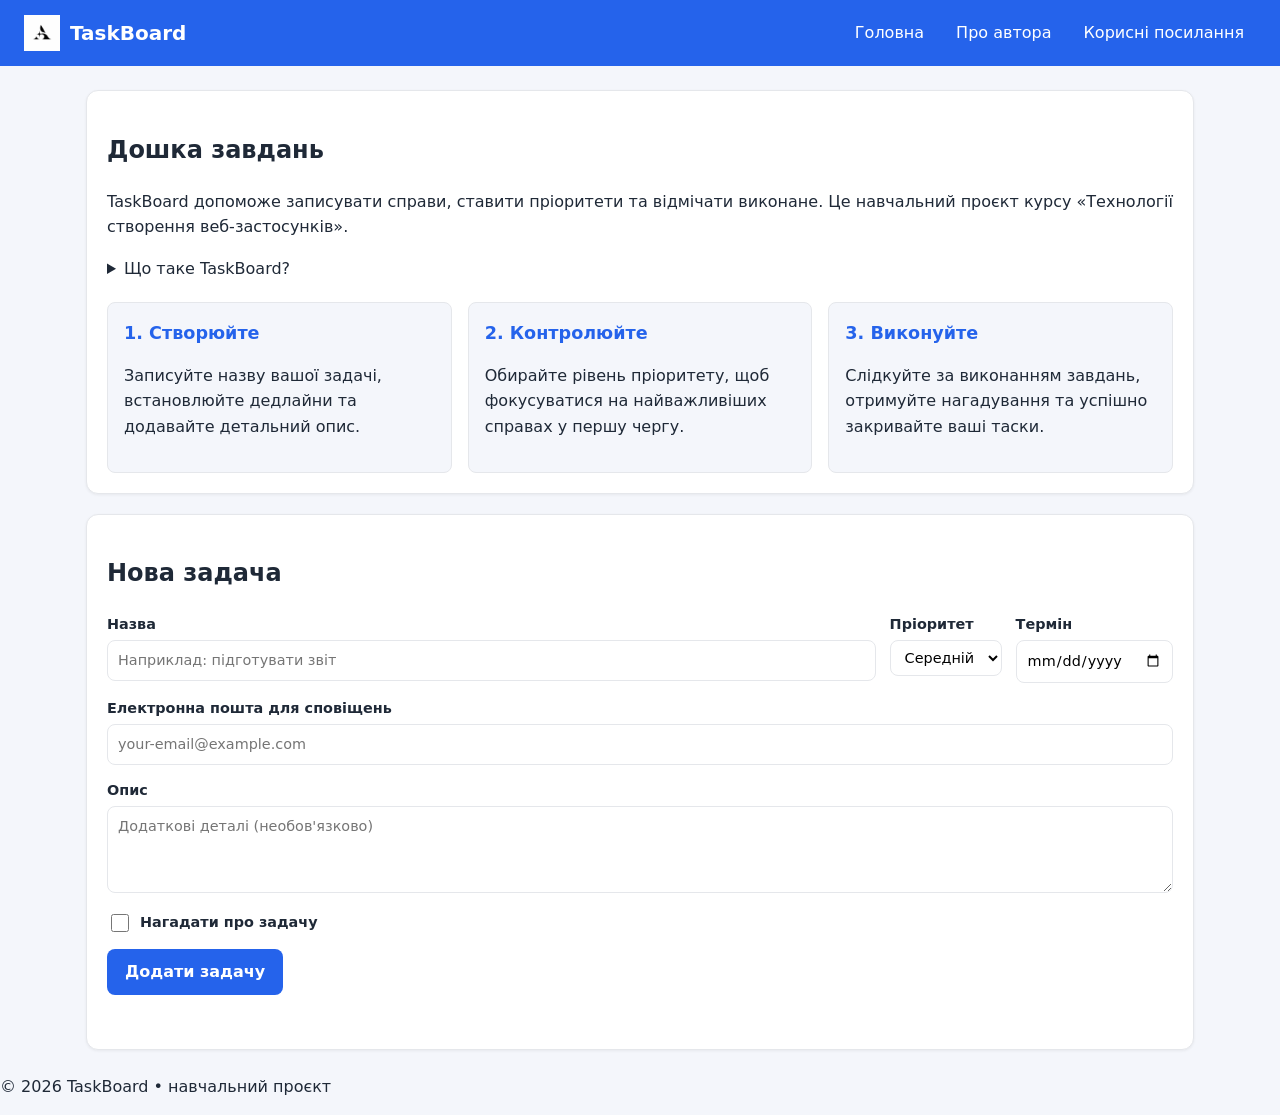
<file: index.html>
<!DOCTYPE html>
<html lang="uk">
<head>
    <meta charset="UTF-8">
    <meta name="viewport" content="width=device-width, initial-scale=1.0">
    <title>TaskBoard: дошка завдань</title>
<link rel="stylesheet" href="style.css">

</head>
<body>
    <header class="site-header">
        <a class="brand" href="index.html">
            <img src="images/logo.png" alt="Логотип TaskBoard" width="36" height="36">
            <span>TaskBoard</span>
        </a>
        <nav class="nav">
            <a href="index.html">Головна</a>
            <a href="about.html">Про автора</a>
            <a href="docs/links.html">Корисні посилання</a>
        </nav>
    </header>

    <main class="container">
        <section class="intro">
            <h1>Дошка завдань</h1>
            <p>TaskBoard допоможе записувати справи, ставити пріоритети та відмічати виконане. Це навчальний проєкт курсу «Технології створення веб-застосунків».</p>
            
            <!-- Додаткове завдання: інтерактивний блок -->
            <details>
                <summary>Що таке TaskBoard?</summary>
                <p>TaskBoard — це зручний інструмент для керування щоденними завданнями, планування та візуалізації робочих процесів, який допомагає ефективно відстежувати прогрес.</p>
            </details>
            <div class="cards">
                <div class="card-item">
                    <h3>1. Створюйте</h3>
                    <p>Записуйте назву вашої задачі, встановлюйте дедлайни та додавайте детальний опис.</p>
                </div>
                <div class="card-item">
                    <h3>2. Контролюйте</h3>
                    <p>Обирайте рівень пріоритету, щоб фокусуватися на найважливіших справах у першу чергу.</p>
                </div>
                <div class="card-item">
                    <h3>3. Виконуйте</h3>
                    <p>Слідкуйте за виконанням завдань, отримуйте нагадування та успішно закривайте ваші таски.</p>
                </div>
            </div>

        </section>
        <section class="card">
            <h2>Нова задача</h2>
            <form id="task-form" class="task-form">
                <div class="form-row">
                    <label class="field grow">
                        <span>Назва</span>
                        <input type="text" id="title" name="title" placeholder="Наприклад: підготувати звіт" required maxlength="80">
                    </label>
                    
                    <label class="field">
                        <span>Пріоритет</span>
                        <select id="priority" name="priority">
                            <option value="low">Низький</option>
                            <option value="medium" selected>Середній</option>
                            <option value="high">Високий</option>
                        </select>
                    </label>

                    <label class="field">
                        <span>Термін</span>
                        <input type="date" id="deadline" name="deadline">
                    </label>
                </div>

                <div class="form-row">
                    <label class="field grow">
                        <span>Електронна пошта для сповіщень</span>
                        <input type="email" id="email" name="email" placeholder="your-email@example.com">
                    </label>
                </div>

                <label class="field">
                    <span>Опис</span>
                    <textarea id="description" name="description" rows="3" placeholder="Додаткові деталі (необов'язково)"></textarea>
                </label>

                <label class="field-checkbox">
                    <input type="checkbox" id="remember" name="remember" value="yes">
                    <span>Нагадати про задачу</span>
                </label>

                <button type="submit" class="btn">Додати задачу</button>
                <p id="form-message" class="form-message" role="alert"></p>
            </form>
        </section>

    </main>

    <footer class="site-footer">
        <p>&copy; 2026 TaskBoard • навчальний проєкт</p>
    </footer>
</body>
</html>
</file>
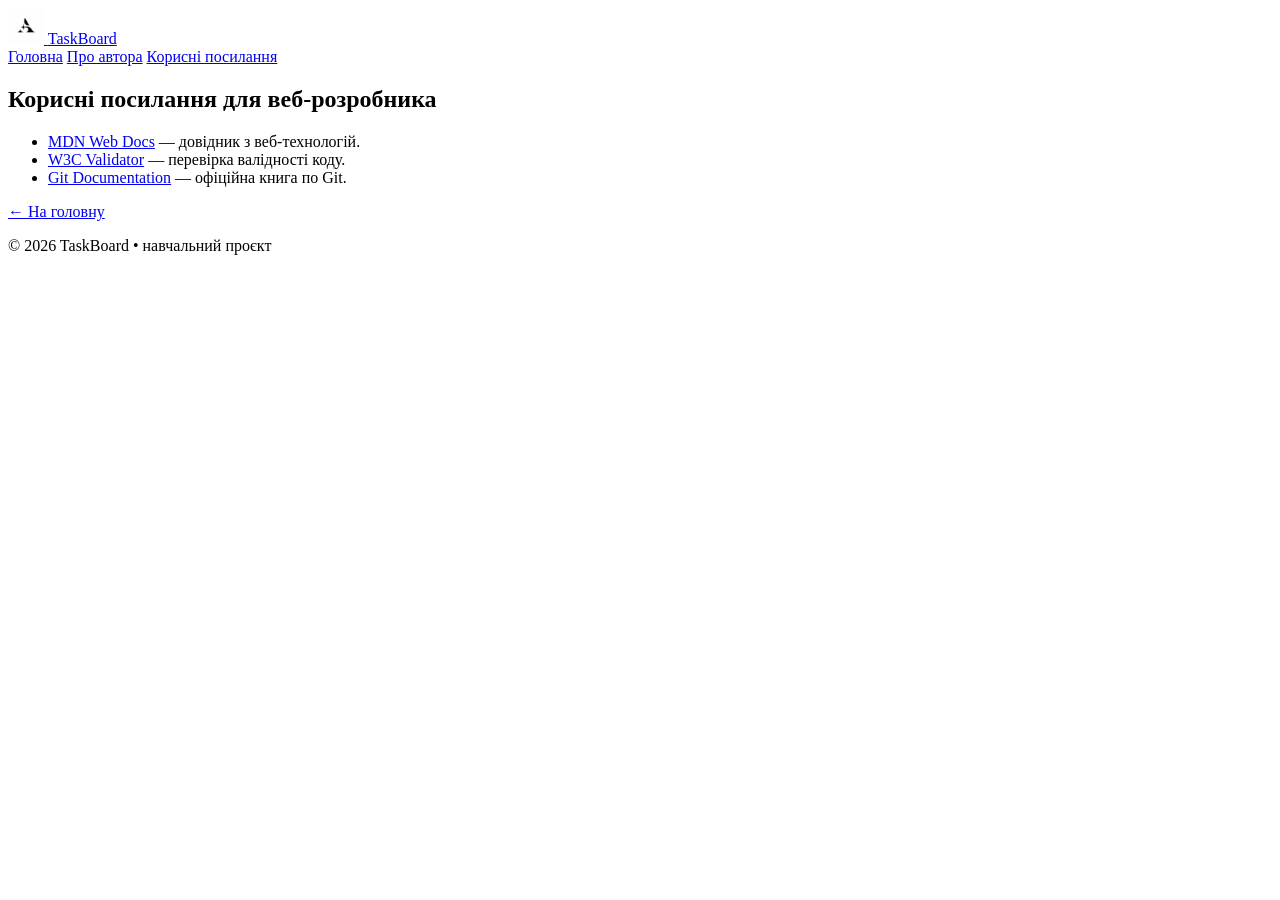
<file: docs/links.html>
<!DOCTYPE html>
<html lang="uk">
<head>
    <meta charset="UTF-8">
    <meta name="viewport" content="width=device-width, initial-scale=1.0">
    <title>Корисні посилання | TaskBoard</title>
</head>
<body>
    <header class="site-header">
        <a class="brand" href="../index.html">
            <img src="../images/logo.png" alt="Логотип TaskBoard" width="36" height="36">
            <span>TaskBoard</span>
        </a>
        <nav class="nav">
            <a href="../index.html">Головна</a>
            <a href="../about.html">Про автора</a>
            <a href="links.html">Корисні посилання</a>
        </nav>
    </header>

    <main class="container">
        <section class="card">
            <h1>Корисні посилання для веб-розробника</h1>
            <ul>
                <li><a href="https://mozilla.org" target="_blank" rel="noopener">MDN Web Docs</a> — довідник з веб-технологій.</li>
                <li><a href="https://w3.org" target="_blank" rel="noopener">W3C Validator</a> — перевірка валідності коду.</li>
                <li><a href="https://git-scm.com" target="_blank" rel="noopener">Git Documentation</a> — офіційна книга по Git.</li>
            </ul>
            <p><a href="../index.html">← На головну</a></p>
        </section>
    </main>

    <footer class="site-footer">
        <p>&copy; 2026 TaskBoard • навчальний проєкт</p>
    </footer>
</body>
</html>
</file>
<file: style.css>
:root {
    --bg: #f4f6fb;
    --card: #ffffff;
    --text: #1f2937;
    --muted: #6b7280;
    --primary: #2563eb;
    --primary-dark: #1d4ed8;
    --border: #e5e7eb;
    --success: #16a34a;
    --danger: #dc2626;
    --warning: #d97706;
    --radius: 12px;
}

* {
    box-sizing: border-box;
}

body {
    margin: 0;
    font-family: system-ui, "Segoe UI", Roboto, Arial, sans-serif;
    line-height: 1.6;
    color: var(--text);
    background: var(--bg);
}

.container {
    max-width: 900px;
    margin: 24px auto;
    padding: 0 16px;
}

.card,
.intro {
    background: var(--card);
    border: 1px solid var(--border);
    border-radius: var(--radius);
    padding: 20px;
    margin-bottom: 20px;
    box-shadow: 0 1px 3px rgba(0, 0, 0, 0.06);
}

/* Шапка та меню */
.site-header {
    background: var(--primary);
    color: #fff;
    padding: 14px 24px;
    display: flex;
    flex-wrap: wrap;
    align-items: center;
    justify-content: space-between;
    gap: 12px;
}

.brand {
    color: #fff;
    font-weight: 700;
    font-size: 1.25rem;
    text-decoration: none;
    display: flex;
    align-items: center;
    gap: 10px;
}

.nav {
    display: flex;
    gap: 8px;
}

.nav a {
    color: #fff;
    text-decoration: none;
    padding: 6px 12px;
    border-radius: 8px;
}

.nav a:hover {
    background: rgba(255, 255, 255, 0.2);
}

/* Профіль (about.html) */
.profile {
    display: flex;
    gap: 24px;
    align-items: flex-start;
}

.profile figure { 
    flex: 0 0 160px; 
}

.profile-text { 
    flex: 1; 
}

/* Форма та її поля */
.task-form {
    display: flex;
    flex-direction: column;
    gap: 14px;
}

.form-row {
    display: flex;
    flex-wrap: wrap;
    gap: 14px;
}

.field {
    display: flex;
    flex-direction: column;
    gap: 4px;
    font-weight: 600;
    font-size: 0.9rem;
}

.field.grow { 
    flex: 1 1 260px; 
}

/* Стилізація чекбоксу */
.field-checkbox {
    display: flex;
    align-items: center;
    gap: 8px;
    font-weight: 600;
    font-size: 0.9rem;
    cursor: pointer;
    margin-top: 4px;
}

.field-checkbox input {
    width: 18px;
    height: 18px;
    cursor: pointer;
}

input[type="text"],
input[type="date"],
input[type="email"],
select,
textarea {
    font: inherit;
    font-weight: 400;
    padding: 8px 10px;
    border: 1px solid var(--border);
    border-radius: 8px;
    background: #fff;
}

input:focus,
select:focus,
textarea:focus {
    outline: 2px solid var(--primary);
    outline-offset: 1px;
}

.btn {
    align-self: flex-start;
    font: inherit;
    font-weight: 600;
    color: #fff;
    background: var(--primary);
    border: 0;
    border-radius: 8px;
    padding: 10px 18px;
    cursor: pointer;
}

.btn:hover { 
    background: var(--primary-dark); 
}

.form-message {
    margin: 0;
    min-height: 1.4em;
    color: var(--danger);
    font-size: 0.9rem;
}

/* Додаткове завдання: Сітка карток */
.cards {
    display: flex;
    flex-wrap: wrap;
    gap: 16px;
    margin-top: 20px;
}

.card-item {
    flex: 1 1 220px;
    background: var(--bg);
    padding: 16px;
    border-radius: 8px;
    border: 1px solid var(--border);
}

.card-item h3 {
    margin-top: 0;
    margin-bottom: 8px;
    font-size: 1.1rem;
    color: var(--primary);
}

/* Адаптивність (Мобільні стилі) */
@media (max-width: 600px) {
    .site-header { 
        flex-direction: column; 
        align-items: flex-start; 
    }
    .profile { 
        flex-direction: column; 
    }
    .form-row { 
        flex-direction: column; 
    }
    .field.grow { 
        flex: 0 0 auto; 
    }
    .btn { 
        align-self: stretch; 
    }
    h1 { 
        font-size: 1.6rem; 
    }
}

/* Адаптивність для великих екранів */
@media (min-width: 1000px) {
    .container {
        max-width: 1140px;
    }
}
</file>
